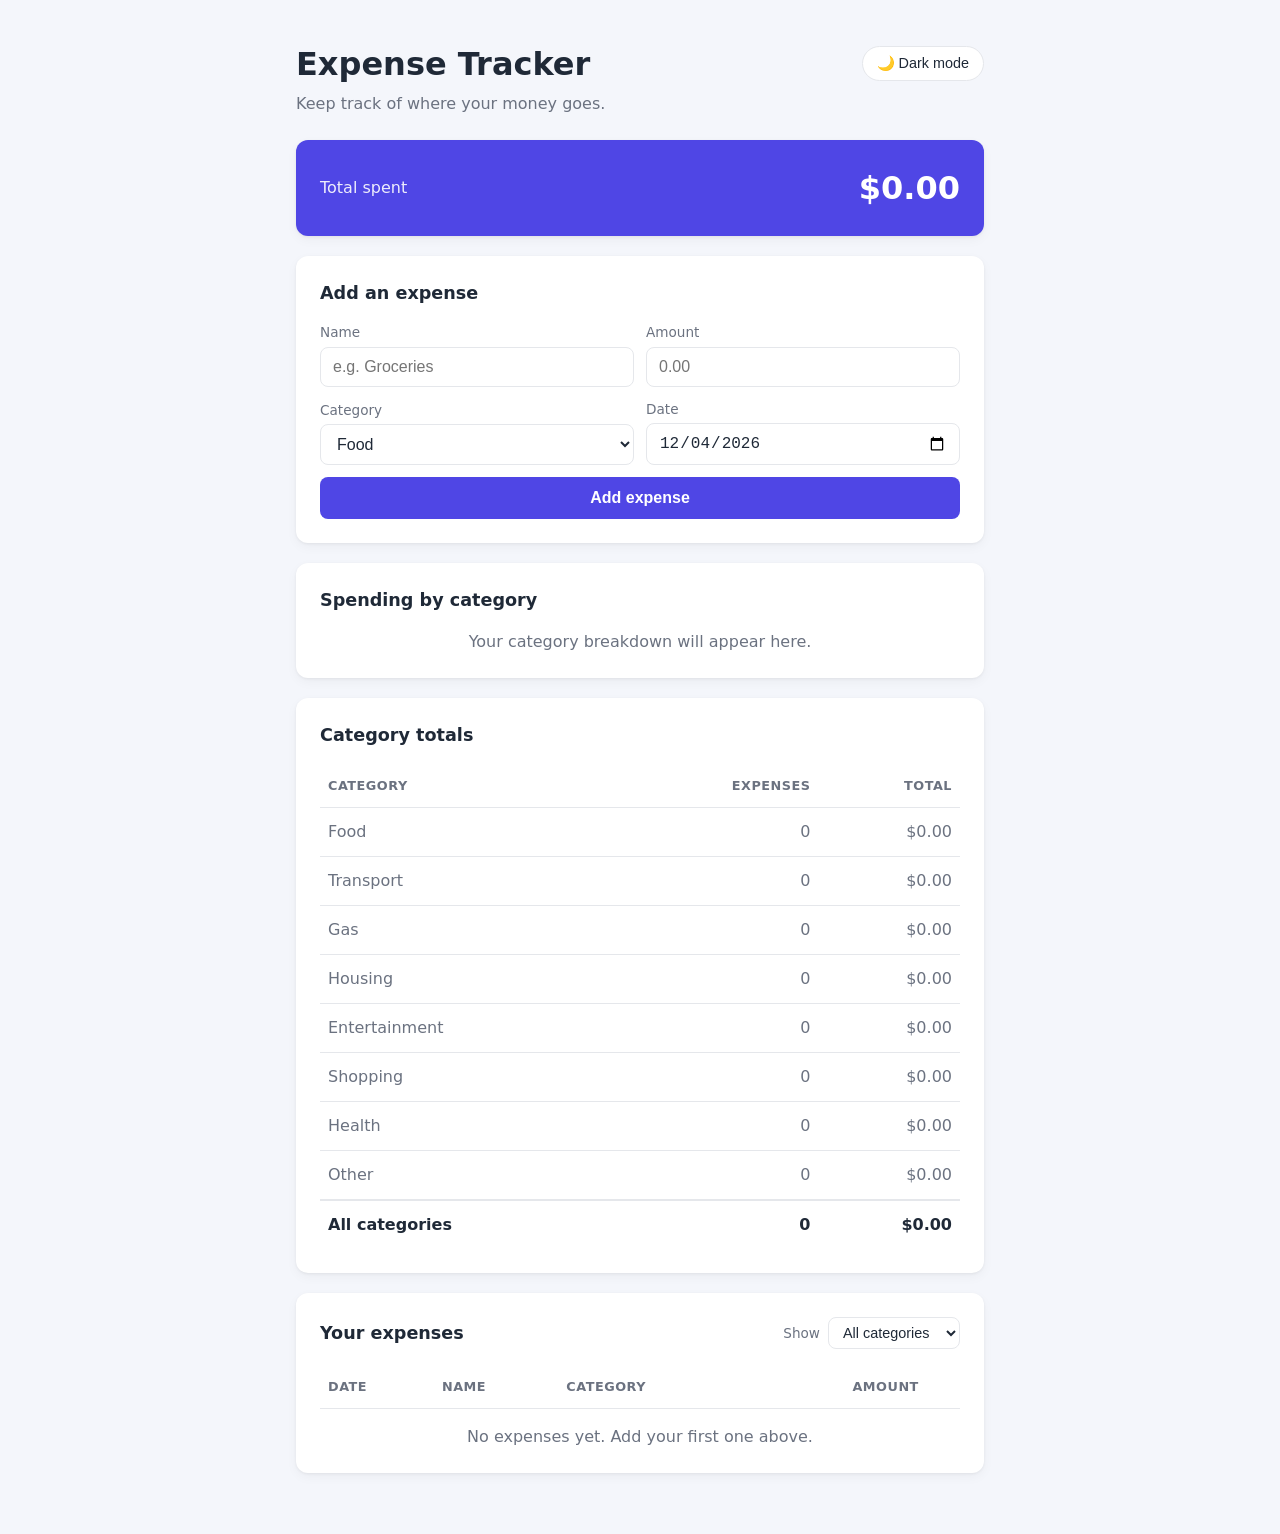
<file: index.html>
<!DOCTYPE html>
<html lang="en">
<head>
  <meta charset="UTF-8">
  <meta name="viewport" content="width=device-width, initial-scale=1.0">
  <title>Expense Tracker</title>
  <!-- Apply a saved light/dark choice right away, before the page is drawn,
       so the page doesn't flash the wrong colors while loading -->
  <script>
    try {
      const savedTheme = localStorage.getItem("theme");
      if (savedTheme === "light" || savedTheme === "dark") {
        document.documentElement.setAttribute("data-theme", savedTheme);
      }
    } catch {}
  </script>
  <!-- Link to our stylesheet (controls how the page looks) -->
  <link rel="stylesheet" href="style.css">
</head>
<body>
  <main class="container">
    <header>
      <div>
        <h1>Expense Tracker</h1>
        <p class="subtitle">Keep track of where your money goes.</p>
      </div>
      <!-- Switches between light and dark. JavaScript sets its label. -->
      <button type="button" id="theme-toggle" class="theme-toggle">Dark mode</button>
    </header>

    <!-- Total spent -->
    <section class="card total-card">
      <span class="total-label">Total spent</span>
      <span id="total" class="total-amount">$0.00</span>
    </section>

    <!-- Form for adding a new expense -->
    <section class="card">
      <h2>Add an expense</h2>
      <form id="expense-form">
        <div class="field">
          <label for="name">Name</label>
          <input type="text" id="name" placeholder="e.g. Groceries" required>
        </div>

        <div class="field">
          <label for="amount">Amount</label>
          <input type="number" id="amount" placeholder="0.00" min="0.01" step="0.01" required>
        </div>

        <div class="field">
          <label for="category">Category</label>
          <select id="category" required>
            <option value="Food">Food</option>
            <option value="Transport">Transport</option>
            <option value="Gas">Gas</option>
            <option value="Housing">Housing</option>
            <option value="Entertainment">Entertainment</option>
            <option value="Shopping">Shopping</option>
            <option value="Health">Health</option>
            <option value="Other">Other</option>
          </select>
        </div>

        <div class="field">
          <label for="date">Date</label>
          <input type="date" id="date" required>
        </div>

        <button type="submit" class="btn-primary">Add expense</button>
      </form>
    </section>

    <!-- Spending broken down by category -->
    <section class="card">
      <h2>Spending by category</h2>
      <!-- JavaScript fills this in with one bar per category -->
      <div id="category-summary"></div>
      <p id="category-empty" class="empty">Your category breakdown will appear here.</p>
    </section>

    <!-- Summary table: count and total for every category -->
    <section class="card">
      <h2>Category totals</h2>
      <div class="table-wrapper">
        <table>
          <thead>
            <tr>
              <th>Category</th>
              <th class="right">Expenses</th>
              <th class="right">Total</th>
            </tr>
          </thead>
          <!-- JavaScript fills these in -->
          <tbody id="category-table"></tbody>
          <tfoot id="category-table-footer"></tfoot>
        </table>
      </div>
    </section>

    <!-- Table listing all expenses -->
    <section class="card">
      <div class="card-header">
        <h2>Your expenses</h2>
        <!-- Category filter: only changes which rows this table shows -->
        <div class="filter-controls">
          <label for="category-filter">Show</label>
          <select id="category-filter">
            <!-- JavaScript adds one option per category after this one -->
            <option value="">All categories</option>
          </select>
          <button type="button" id="reset-filters" class="btn-reset" hidden>Reset</button>
        </div>
      </div>
      <!-- e.g. "Showing 3 of 12 expenses · $96.40", only while filtering -->
      <p id="filter-summary" class="filter-summary" hidden></p>
      <div class="table-wrapper">
        <table>
          <thead>
            <tr>
              <th>Date</th>
              <th>Name</th>
              <th>Category</th>
              <th class="right">Amount</th>
              <th></th>
            </tr>
          </thead>
          <!-- JavaScript fills this in with one row per expense -->
          <tbody id="expense-list"></tbody>
        </table>
      </div>
      <p id="empty-message" class="empty">No expenses yet. Add your first one above.</p>
    </section>
  </main>

  <!-- Load our JavaScript last, so the HTML above already exists when it runs -->
  <script src="script.js"></script>
</body>
</html>
</file>
<file: style.css>
/* ---------- Colors and basic settings ---------- */
:root {
  --bg: #f4f6fb;
  --card: #ffffff;
  --text: #1f2937;
  --muted: #6b7280;
  --border: #e5e7eb;
  --primary: #4f46e5;
  --primary-hover: #4338ca;
  --danger: #dc2626;
  --input-bg: #ffffff;
  --soft: #eef2ff;          /* light purple: tags, bar tracks, hover */
  --accent-text: #4f46e5;   /* purple text on light backgrounds */
  --bar: #4f46e5;
  --danger-soft: #fee2e2;
  --editing-bg: #f8f9ff;
  --shadow: 0 1px 3px rgba(0, 0, 0, 0.06), 0 4px 12px rgba(0, 0, 0, 0.04);
  --focus-ring: rgba(79, 70, 229, 0.15);
  color-scheme: light;      /* tells the browser to draw date pickers etc. in light */
}

/* ---------- Dark mode ----------
   Used when your computer is set to dark mode (unless you chose light with
   the toggle button), or when you choose dark with the toggle button. */
@media (prefers-color-scheme: dark) {
  :root:not([data-theme="light"]) {
    --bg: #0f1117;
    --card: #1a1d27;
    --text: #e5e7eb;
    --muted: #9ca3af;
    --border: #2e3240;
    --danger: #f87171;
    --input-bg: #11131a;
    --soft: #262a45;
    --accent-text: #a5b4fc;
    --bar: #818cf8;
    --danger-soft: #3b1d1d;
    --editing-bg: #202436;
    --shadow: 0 1px 3px rgba(0, 0, 0, 0.4);
    --focus-ring: rgba(129, 140, 248, 0.3);
    color-scheme: dark;
  }
}

:root[data-theme="dark"] {
  --bg: #0f1117;
  --card: #1a1d27;
  --text: #e5e7eb;
  --muted: #9ca3af;
  --border: #2e3240;
  --danger: #f87171;
  --input-bg: #11131a;
  --soft: #262a45;
  --accent-text: #a5b4fc;
  --bar: #818cf8;
  --danger-soft: #3b1d1d;
  --editing-bg: #202436;
  --shadow: 0 1px 3px rgba(0, 0, 0, 0.4);
  --focus-ring: rgba(129, 140, 248, 0.3);
  color-scheme: dark;
}

* {
  box-sizing: border-box;
}

body {
  margin: 0;
  font-family: system-ui, -apple-system, "Segoe UI", Roboto, sans-serif;
  background: var(--bg);
  color: var(--text);
  line-height: 1.5;
}

.container {
  max-width: 720px;
  margin: 0 auto;
  padding: 40px 16px;
}

/* ---------- Header ---------- */
header {
  display: flex;
  justify-content: space-between;
  align-items: flex-start;
  gap: 16px;
}

.theme-toggle {
  flex-shrink: 0;
  margin-top: 6px;
  padding: 8px 14px;
  border: 1px solid var(--border);
  border-radius: 999px;
  background: var(--card);
  color: var(--text);
  font-size: 0.9rem;
  cursor: pointer;
}

.theme-toggle:hover {
  border-color: var(--primary);
}

h1 {
  margin: 0;
  font-size: 2rem;
}

.subtitle {
  margin: 4px 0 24px;
  color: var(--muted);
}

h2 {
  margin: 0 0 16px;
  font-size: 1.1rem;
}

/* ---------- Cards (the white boxes) ---------- */
.card {
  background: var(--card);
  border-radius: 12px;
  padding: 24px;
  margin-bottom: 20px;
  box-shadow: var(--shadow);
}

.total-card {
  display: flex;
  justify-content: space-between;
  align-items: center;
  background: var(--primary);
  color: white;
}

.total-label {
  font-size: 1rem;
  opacity: 0.9;
}

.total-amount {
  font-size: 2rem;
  font-weight: 700;
}

/* ---------- Form ---------- */
form {
  display: grid;
  grid-template-columns: 1fr 1fr; /* two fields per row */
  gap: 12px;
  align-items: end;
}

.field {
  display: flex;
  flex-direction: column;
}

label {
  font-size: 0.85rem;
  color: var(--muted);
  margin-bottom: 4px;
}

input,
select {
  padding: 10px 12px;
  border: 1px solid var(--border);
  border-radius: 8px;
  font-size: 1rem;
  background: var(--input-bg);
  color: var(--text);
}

input:focus,
select:focus {
  outline: none;
  border-color: var(--primary);
  box-shadow: 0 0 0 3px var(--focus-ring);
}

.btn-primary {
  grid-column: 1 / -1; /* make the button span the full width */
  padding: 12px;
  border: none;
  border-radius: 8px;
  background: var(--primary);
  color: white;
  font-size: 1rem;
  font-weight: 600;
  cursor: pointer;
  transition: background 0.15s;
}

.btn-primary:hover {
  background: var(--primary-hover);
}

/* ---------- Table ---------- */
.table-wrapper {
  overflow-x: auto;
}

table {
  width: 100%;
  border-collapse: collapse;
}

th,
td {
  padding: 12px 8px;
  text-align: left;
  border-bottom: 1px solid var(--border);
}

th {
  font-size: 0.8rem;
  text-transform: uppercase;
  letter-spacing: 0.04em;
  color: var(--muted);
  font-weight: 600;
}

.right {
  text-align: right;
}

.category-tag {
  display: inline-block;
  padding: 2px 10px;
  border-radius: 999px;
  background: var(--soft);
  color: var(--accent-text);
  font-size: 0.85rem;
}

.btn-delete {
  border: none;
  background: transparent;
  color: var(--muted);
  cursor: pointer;
  font-size: 0.9rem;
  padding: 4px 8px;
  border-radius: 6px;
}

.btn-delete:hover {
  background: var(--danger-soft);
  color: var(--danger);
}

.date-cell {
  color: var(--muted);
  white-space: nowrap;
}

/* ---------- Spending by category (bars) ---------- */
.category-row {
  margin-bottom: 14px;
}

.category-row:last-child {
  margin-bottom: 0;
}

.category-info {
  display: flex;
  justify-content: space-between;
  margin-bottom: 6px;
  font-size: 0.95rem;
}

.category-amount {
  font-weight: 600;
}

.category-percent {
  color: var(--muted);
  font-weight: 400;
  margin-left: 6px;
}

.bar-track {
  height: 10px;
  background: var(--soft);
  border-radius: 999px;
  overflow: hidden;
}

.bar-fill {
  height: 100%;
  background: var(--bar);
  border-radius: 999px;
}

/* ---------- Editing a row ---------- */
.actions {
  white-space: nowrap; /* keep the two buttons side by side */
}

.btn-edit,
.btn-save {
  border: none;
  background: transparent;
  cursor: pointer;
  font-size: 0.9rem;
  padding: 4px 8px;
  border-radius: 6px;
}

.btn-edit {
  color: var(--muted);
}

.btn-edit:hover {
  background: var(--soft);
  color: var(--accent-text);
}

.btn-save {
  background: var(--primary);
  color: white;
  font-weight: 600;
}

.btn-save:hover {
  background: var(--primary-hover);
}

.editing-row td {
  background: var(--editing-bg);
  padding: 8px 4px;
}

.edit-input {
  width: 100%;
  min-width: 90px;
  padding: 6px 8px;
  font-size: 0.9rem;
}

.amount-input {
  text-align: right;
}

/* ---------- Category totals table ---------- */
.zero-row td {
  color: var(--muted); /* fade out categories with no spending */
}

tfoot td {
  font-weight: 700;
  border-bottom: none;
  border-top: 2px solid var(--border);
}

/* ---------- Category filter (Your expenses) ---------- */
[hidden] {
  display: none !important; /* make sure hidden things stay hidden */
}

.card-header {
  display: flex;
  justify-content: space-between;
  align-items: center;
  flex-wrap: wrap; /* on narrow screens the filter drops below the heading */
  gap: 12px;
  margin-bottom: 16px;
}

.card-header h2 {
  margin: 0;
}

.filter-controls {
  display: flex;
  align-items: center;
  gap: 8px;
}

.filter-controls label {
  margin: 0;
}

.filter-controls select {
  padding: 6px 10px;
  font-size: 0.9rem;
}

.btn-reset {
  border: 1px solid var(--border);
  background: transparent;
  color: var(--text);
  cursor: pointer;
  font-size: 0.9rem;
  padding: 6px 12px;
  border-radius: 8px;
}

.btn-reset:hover {
  border-color: var(--primary);
  color: var(--accent-text);
}

.filter-summary {
  margin: -8px 0 8px;
  font-size: 0.9rem;
  color: var(--muted);
}

.empty {
  text-align: center;
  color: var(--muted);
  margin: 16px 0 0;
}

/* ---------- Small screens (phones) ---------- */
@media (max-width: 600px) {
  form {
    grid-template-columns: 1fr;
  }
}
</file>
